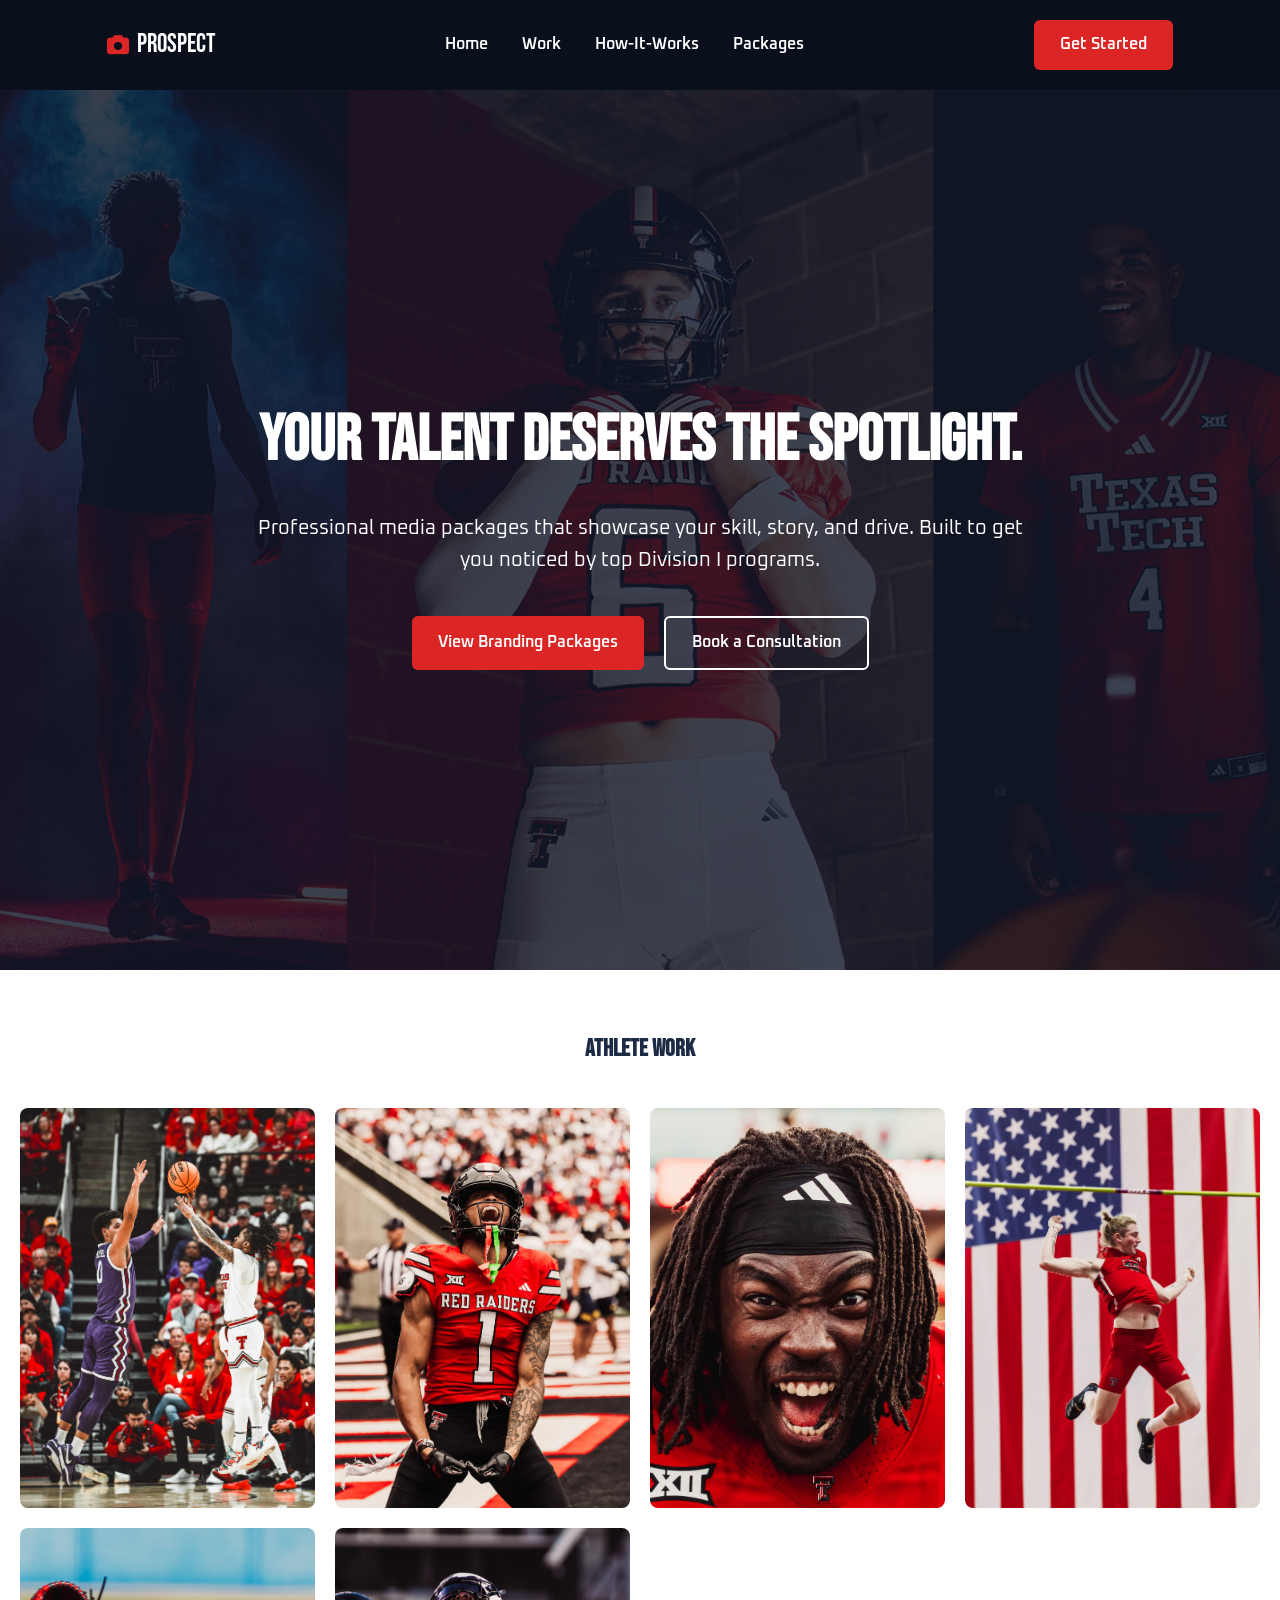
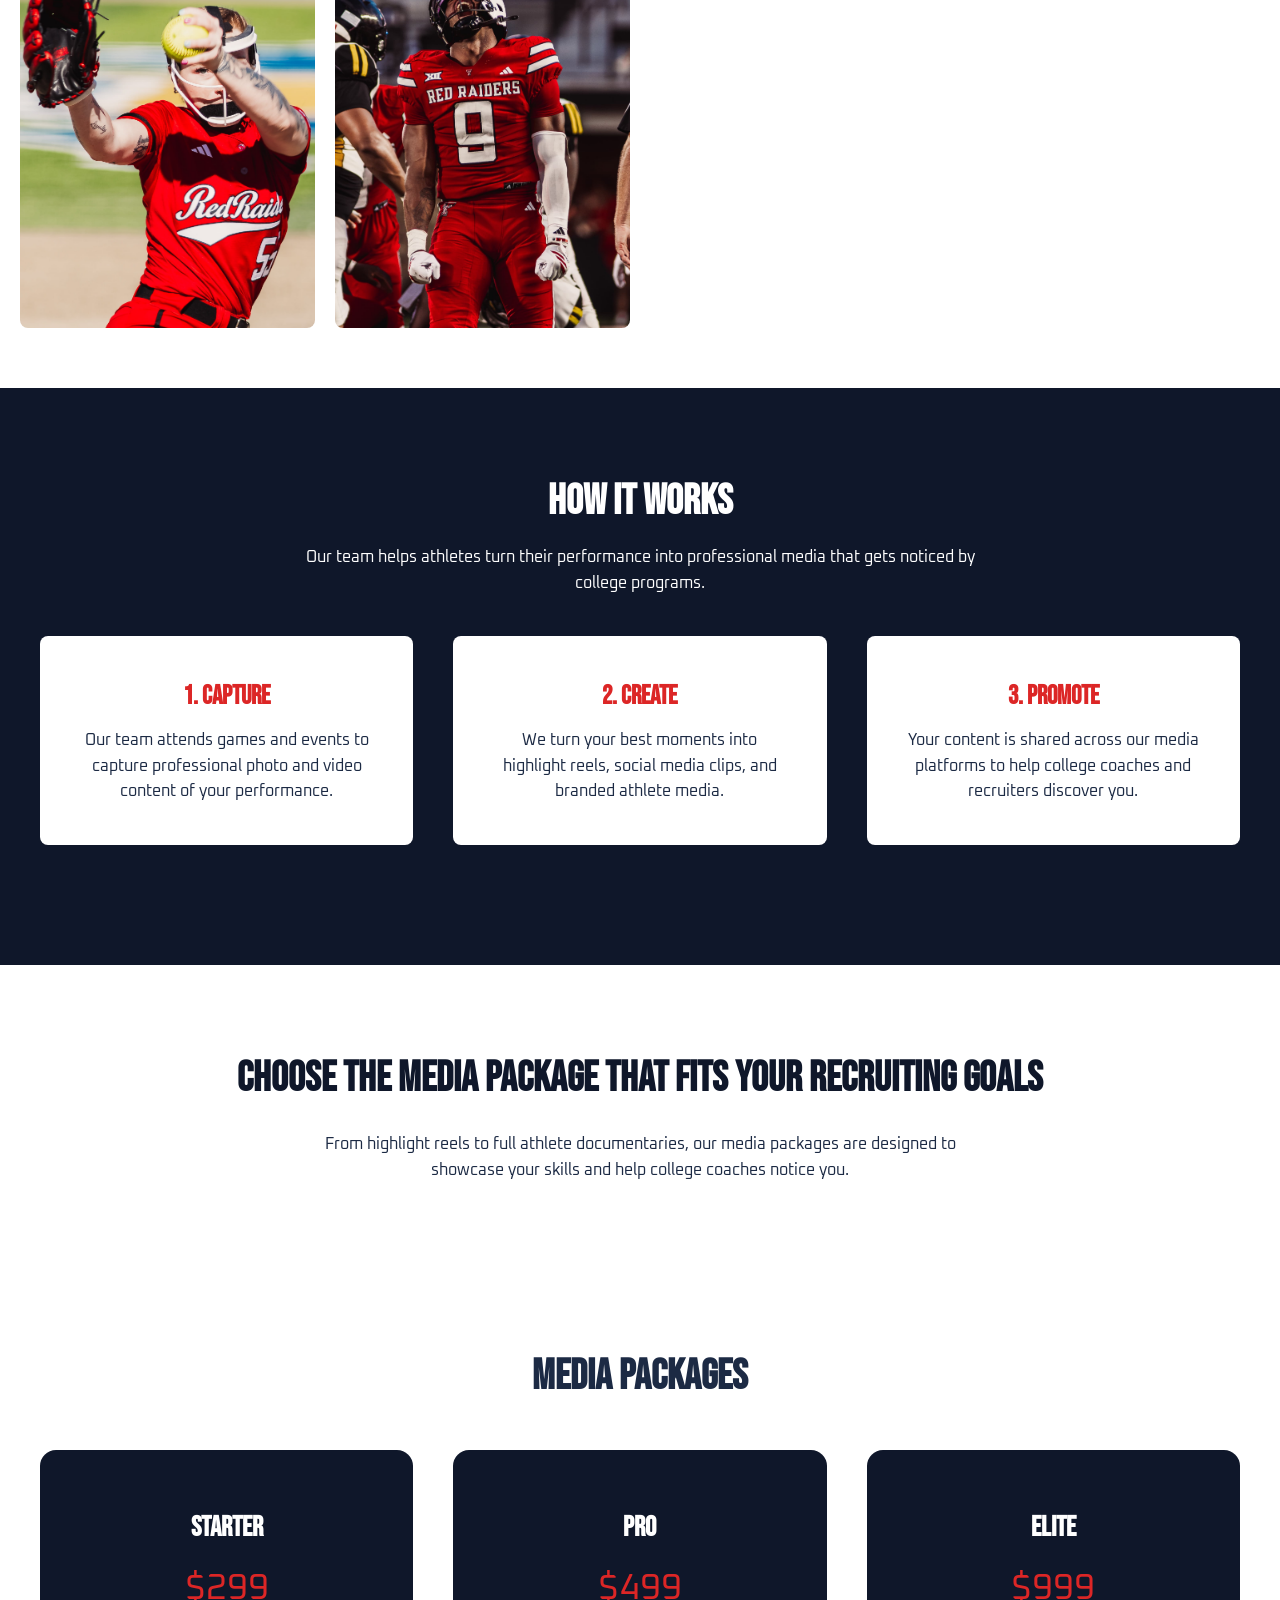
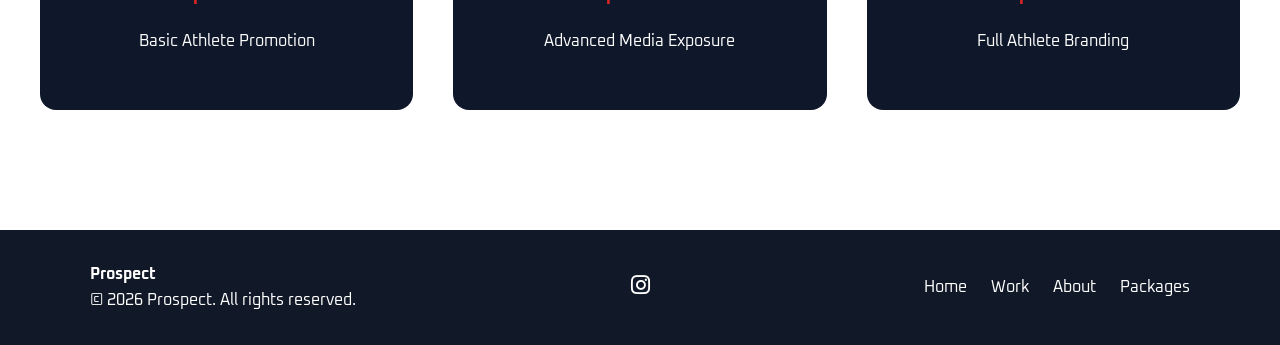
<file: index.html>
<!DOCTYPE html>
<html lang="en">

<head>
    <meta charset="UTF-8">
    <title>Prospect | Built for D1</title>
    <meta name="viewport" content="width=device-width, initial-scale=1.0">

    <link rel="preconnect" href="https://fonts.googleapis.com">
    <link rel="preconnect" href="https://fonts.gstatic.com" crossorigin>
    <link href="https://fonts.googleapis.com/css2?family=Bebas+Neue&family=Oxanium:wght@200..800&display=swap"
        rel="stylesheet">
    <link rel="stylesheet" href="https://cdnjs.cloudflare.com/ajax/libs/font-awesome/6.5.0/css/all.min.css">
    <link rel="stylesheet" href="assets/css/style.css">
</head>

<body>

    <header class="page-header">

        <div class="logo">
            <a href="#home">
                <i class="fa-solid fa-camera"></i>
                <span class="logo-text">Prospect</span>
            </a>
        </div>

        <nav class="main-nav">
            <ul>
                <li><a href="#home">Home</a></li>
                <li><a href="#work">Work</a></li>
                <li><a href="#how-it-works">How-It-Works</a></li>
                <li> <a href="#packages">Packages</a></li>
            </ul>
        </nav>

        <a href="#cta-section" class="cta-button">Get Started</a>

    </header>

    <main>
        <section id="home" class="hero">
            <div class="hero-overlay"></div>

            <div class="container hero-content">
                <h1>Your Talent Deserves the Spotlight.</h1>

                <p class="hero-subheading">
                    Professional media packages that showcase your skill, story, and drive.
                    Built to get you noticed by top Division I programs.
                </p>

                <div class="hero-buttons">
                    <a href="#packages" class="btn-primary">View Branding Packages</a>
                    <a href="#contact" class="btn-secondary">Book a Consultation</a>
                </div>
            </div>
        </section>

        <section id="work" class="gallery-section">
            <h2>Athlete Work</h2>

            <div class="gallery-grid">

                <img src="assets/images/image_1.jpg" alt="Basketball Player Shooting a Three">
                <img src="assets/images/image_2.jpg" alt="Football Player Celebrating a Touchdown">
                <img src="assets/images/image_3.jpg" alt="Football Player Yelling">
                <img src="assets/images/image_4.jpg" alt="Pole Vaulter Suspended Mid Air">
                <img src="assets/images/image_5.jpg" alt="Softball Player Pitching the Ball">
                <img src="assets/images/image_6.jpg" alt="Football Player Celebrating a Sack">

            </div>
        </section>

        <section id="how-it-works" class="how-it-works">

            <h2>How It Works</h2>
            <p class="section-intro">
                Our team helps athletes turn their performance into professional media that gets noticed by college
                programs.
            </p>

            <div class="steps-container">
                <div class="step-card">
                    <h3>1. Capture</h3>
                    <p>Our team attends games and events to capture professional photo and video content of your
                        performance.</p>
                </div>
                <div class="step-card">
                    <h3>2. Create</h3>
                    <p>We turn your best moments into highlight reels, social media clips, and branded athlete media.
                    </p>
                </div>
                <div class="step-card">
                    <h3>3. Promote</h3>
                    <p>Your content is shared across our media platforms to help college coaches and recruiters discover
                        you.</p>
                </div>
            </div>

        </section>

        <section id="cta-section" class="cta-section">

            <h2>Choose the Media Package That Fits Your Recruiting Goals</h2>

            <p>
                From highlight reels to full athlete documentaries, our media packages
                are designed to showcase your skills and help college coaches notice you.
            </p>

        </section>

        <section id="packages" class="packages">

            <h2>Media Packages</h2>

            <div class="package-grid">

                <div class="package-card">
                    <div class="card-inner">

                        <div class="card-front">
                            <h3>Starter</h3>
                            <p class="price">$299</p>
                            <p>Basic Athlete Promotion</p>
                        </div>

                        <div class="card-back">
                            <p>Perfect for athletes looking to build their first professional highlight presence.</p>
                            <a href="#" class="signup-btn">Sign Up</a>
                        </div>

                    </div>
                </div>

                <div class="package-card">
                    <div class="card-inner">

                        <div class="card-front">
                            <h3>Pro</h3>
                            <p class="price">$499</p>
                            <p>Advanced Media Exposure</p>
                        </div>

                        <div class="card-back">
                            <p>Includes professional highlight videos, social media promotion, and brand exposure.</p>
                            <a href="#" class="signup-btn">Sign Up</a>
                        </div>

                    </div>
                </div>

                <div class="package-card">
                    <div class="card-inner">

                        <div class="card-front">
                            <h3>Elite</h3>
                            <p class="price">$999</p>
                            <p>Full Athlete Branding</p>
                        </div>

                        <div class="card-back">
                            <p>Complete athlete promotion package including media shoots, brand partnerships, and
                                featured content.</p>
                            <a href="#" class="signup-btn">Sign Up</a>
                        </div>

                    </div>
                </div>

            </div>

        </section>

    </main>

    <footer id="contact">
        <div class="container footer-content">
            <div>
                <p><strong>Prospect</strong></p>
                <p>© 2026 Prospect. All rights reserved.</p>
            </div>
            <a href="https://instagram.com/(usernamehere)" target="_blank" class="social-icon">
                <i class="fa-brands fa-instagram"></i>
            </a>
            <ul class="footer-links">
                <li><a href="#home">Home</a></li>
                <li><a href="#work">Work</a></li>
                <li><a href="#how-it-works">About</a></li>
                <li><a href="#packages">Packages</a></li>
            </ul>
        </div>
    </footer>

</body>

</html>
</file>
<file: assets/css/style.css>
/* CSS Variables */
:root {
    /* Brand Colors */
    --color-navy: #0F172A;
    --color-red: #DC2626;
    --color-red-dark: #B91C1C;
    --color-white: #FFFFFF;

    /* Text Colors */
    --color-text-primary: #FFFFFF;
    --color-text-secondary: #1c2a44;

    /* Backgrounds */
    --color-background-overlay: rgba(15, 23, 42, 0.8);

    /* Layout */
    --max-width: 1200px;

    /* Spacing */
    --spacing-sm: 10px;
    --spacing-md: 20px;
    --spacing-lg: 40px;
    --spacing-xl: 80px;
    --spacing-xxl: 100px;

    /* Typography */
    --font-heading: 'Bebas Neue';
    --font-body: 'Oxanium';

    /* Transitions */
    --transition-fast: 0.2s ease;
    --transition-base: 0.3s ease;
    --transition-slow: 0.6s ease;
}

/* Base */
* {
    margin: 0;
    padding: 0;
    box-sizing: border-box;
}

body {
    font-family: var(--font-body);
    background-color: var(--color-background-main);
    color: var(--color-text-primary);
    line-height: 1.6;
}

h1, h2, h3 {
    font-family: var(--font-heading);
}

.container {
    width: 90%;
    max-width: var(--max-width);
    margin: 0 auto;
}

/* Header/Nav */
.page-header {
  background: #0a0f1c;
  padding: 20px 0;
  display: flex;
  justify-content: space-around;
  align-items: center;
}

.container {
  width: 90%;
  max-width: 1100px;
  margin: 0 auto;
}

.logo a{
    display: flex;
    align-items: center;
    gap: 8px;
    text-decoration: none;
}

.logo i{
    font-size: 22px;
    color: var(--color-red);
}

.logo-text{
    font-family: var(--font-heading);
    font-size: 26px;
    color: var(--color-white);
    line-height: 1;
}

/* Nav Center */
.main-nav {
  text-align: center;
}

.main-nav ul {
  list-style: none;
  margin: 0;
  padding: 0;
}

.main-nav li {
  display: inline-block;
  margin: 0 15px;
}

.main-nav a {
  text-decoration: none;
  color: white;
  font-weight: 600;
}

/* Buttons */
.cta-button {
    background-color: var(--color-red);
    color: var(--color-text-primary);
    padding: 12px 26px;
    border-radius: 6px;
    text-decoration: none;
    font-weight: 600;
    transition: var(--transition-base);
    display: inline-flex;
    justify-content: center;
    align-items: center;
}

.btn-primary {
    background-color: var(--color-red);
    color: var(--color-text-primary);
    padding: 12px 26px;
    border-radius: 6px;
    text-decoration: none;
    font-weight: 600;
    transition: var(--transition-base);
    display: inline-flex;
    justify-content: center;
    align-items: center;
}

.btn-primary:hover {
    background-color: var(--color-red-dark);
    transform: scale(1.05);
}

.btn-secondary {
    border: 2px solid var(--color-text-primary);
    color: var(--color-text-primary);
    padding: 12px 26px;
    border-radius: 6px;
    text-decoration: none;
    font-weight: 600;
    transition: var(--transition-base);
    display: inline-flex;
    justify-content: center;
    align-items: center;
}

.btn-secondary:hover {
    background-color: var(--color-text-primary);
    color: var(--color-navy);
}

/* Hero */
.hero {
    position: relative;
    height: 55rem;
    background: url("../images/hero_background.jpg") center/cover no-repeat;
    display: flex;
    align-items: center;
    justify-content: center;
    text-align: center;
}

.hero-overlay {
    position: absolute;
    inset: 0;
    background-color: var(--color-background-overlay);
}

.hero-content {
    position: relative;
    z-index: 2;
    max-width: 800px;
}

.hero h1 {
    font-size: 64px;
    margin-bottom: var(--spacing-md);
}

.hero-subheading {
    font-size: 20px;
    color: var(--color-text-primary);
    margin-bottom: var(--spacing-lg);
}

.hero-buttons {
    display: flex;
    justify-content: center;
    gap: var(--spacing-md);
}

/* Grid Gallery*/
.gallery-section{
    background-color: var(--color-white);
    padding: 60px 20px;
    text-align: center;
}

.gallery-section h2{
    color: var(--color-text-secondary);
    margin-bottom: 40px;
}

.gallery-grid{
    max-width: 1600px;
    margin: auto;
    display: grid;
    grid-template-columns: repeat(auto-fit, minmax(250px, 1fr));
    gap: 20px;
}

.gallery-grid img{
    width: 100%;
    height: 400px;
    object-fit: cover;
    border-radius: 8px;
    transition: transform .3s ease;
}

.gallery-grid img:hover{
    transform: scale(1.05);
}

/* How It Works/About */
.how-it-works{
    padding: 80px var(--spacing-lg) 120px;
    background-color: var(--color-navy);
    text-align: center;
}

.how-it-works h2{
    font-family: var(--font-heading);
    font-size: 42px;
    color: var(--color-white);
    margin-bottom: var(--spacing-sm);
}

.section-intro{
    max-width: 700px;
    margin: 0 auto var(--spacing-lg);
    color: var(--color-text-primary);
}

.steps-container{
    max-width: var(--max-width);
    margin: auto;
    display: grid;
    grid-template-columns: repeat(3, 1fr);
    gap: var(--spacing-lg);
}

.step-card{
    background-color: var(--color-white);
    color: var(--color-text-secondary);
    padding: var(--spacing-lg);
    border-radius: 8px;
    transition: var(--transition-base);
}

.step-card h3{
    font-family: var(--font-heading);
    font-size: 26px;
    margin-bottom: var(--spacing-sm);
    color: var(--color-red);
}

.step-card p{
    font-family: var(--font-body);
}

.step-card:hover{
    transform: translateY(-6px);
}

/* CTA Section */
.cta-section{
    padding: 80px var(--spacing-md) 80px;
    text-align: center;
    background-color: var(--color-white);
    color: var(--color-text-secondary);
}

.cta-section h2{
    font-family: var(--font-heading);
    font-size: 42px;
    color: var(--color-navy);
    margin-bottom: var(--spacing-md);
}

.cta-section p{
    max-width: 650px;
    margin: 0 auto;
    font-family: var(--font-body);
}

/* Packages Section */
.packages{
    padding: 80px var(--spacing-lg) 120px;
    background-color: var(--color-white);
    text-align: center;
}

.packages h2{
    font-family: var(--font-heading);
    font-size: 42px;
    color: var(--color-text-secondary);
    margin-bottom: var(--spacing-lg);
}

.package-grid{
    max-width: var(--max-width);
    margin: auto;
    display: grid;
    grid-template-columns: repeat(3, 1fr);
    gap: var(--spacing-lg);
    margin-top: var(--spacing-md);
}

.package-card{
    perspective: 1000px;
}

.card-inner{
    position: relative;
    width: 100%;
    height: 260px;
    transition: var(--transition-slow);
    transform-style: preserve-3d;
}

.package-card:hover .card-inner{
    transform: rotateY(180deg);
}

.package-card:active .card-inner {
    transform: rotateY(180deg);
}

.card-front,
.card-back{
    position: absolute;
    width: 100%;
    height: 100%;
    display: flex;
    flex-direction: column;
    justify-content: center;
    align-items: center;
    padding: var(--spacing-md);
    border-radius: 1rem;
    backface-visibility: hidden;
}

.card-front{
    background-color: var(--color-navy);
    color: var(--color-text-primary);
}

.card-front h3{
    font-family: var(--font-heading);
    font-size: 28px;
}

.price{
    font-size: 36px;
    color: var(--color-red);
    margin: var(--spacing-sm) 0;
}

.card-back{
    background-color: var(--color-red);
    color: var(--color-text-secondary);
    transform: rotateY(180deg);
}

.signup-btn{
    margin-top: var(--spacing-md);
    padding: var(--spacing-sm) var(--spacing-md);
    background-color: var(--color-navy);
    color: var(--color-white);
    text-decoration: none;
    border-radius: 4px;
    transition: var(--transition-base);
}

.signup-btn:hover{
    background-color: var(--color-red-dark);
}

/* Footer */
footer {
    background-color: #111827;
    color: white;
    padding: 2rem 0;
}

.footer-content {
    display: flex;
    justify-content: space-between;
    align-items: center;
}

.social-icon{
    font-size: 22px;
    color: var(--color-white);
    text-decoration: none;
    transition: var(--transition-fast);
}

.social-icon:hover{
    color: var(--color-red);
}

.footer-links {
    list-style: none;
    display: flex;
    gap: 1.5rem;
}

.footer-links a {
    text-decoration: none;
    color: white;
}

/* Responsive Design */
/* Tablet */
@media (max-width: 1024px) {
    .gallery-grid {
        grid-template-columns: repeat(2, 1fr);
    }

    .steps-container {
        grid-template-columns: 1fr;
    }

    .package-grid {
        grid-template-columns: 1fr;
        max-width: 500px;
        margin: 0 auto;
    }

    .hero h1 {
        font-size: 52px;
    }
}

/* Mobile */
@media (max-width: 767px) {
    .main-nav li {
        display: block;
        margin: 10px 0;
    }

    .gallery-grid {
        grid-template-columns: 1fr;
    }

    .steps-container {
        grid-template-columns: 1fr;
    }

    .package-grid {
        grid-template-columns: 1fr;
    }

    .hero h1 {
        font-size: 40px;
    }

    .hero-subheading {
        font-size: 16px;
    }
}

/* Small Mobile */
@media (max-width: 480px) {
    .hero h1 {
        font-size: 32px;
    }

    .cta-section h2,
    .packages h2,
    .how-it-works h2 {
        font-size: 28px;
    }
}
</file>
